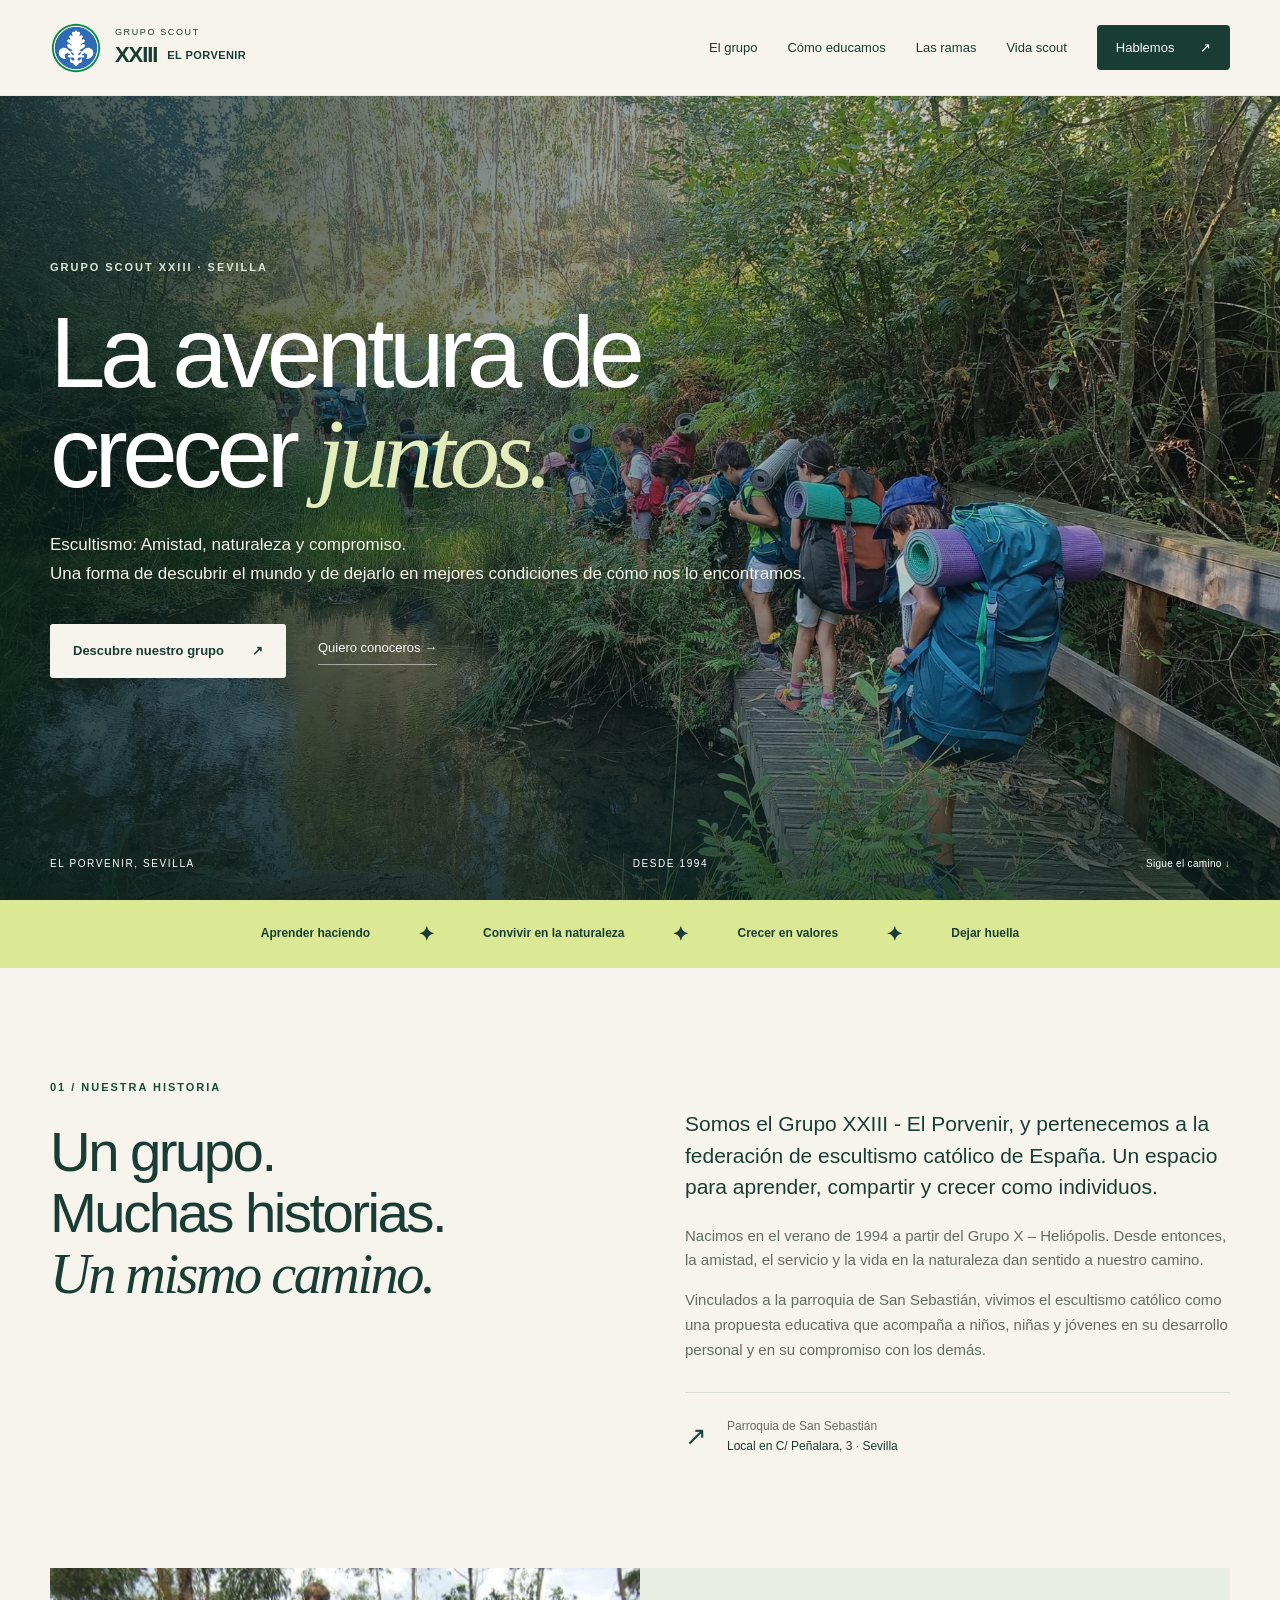
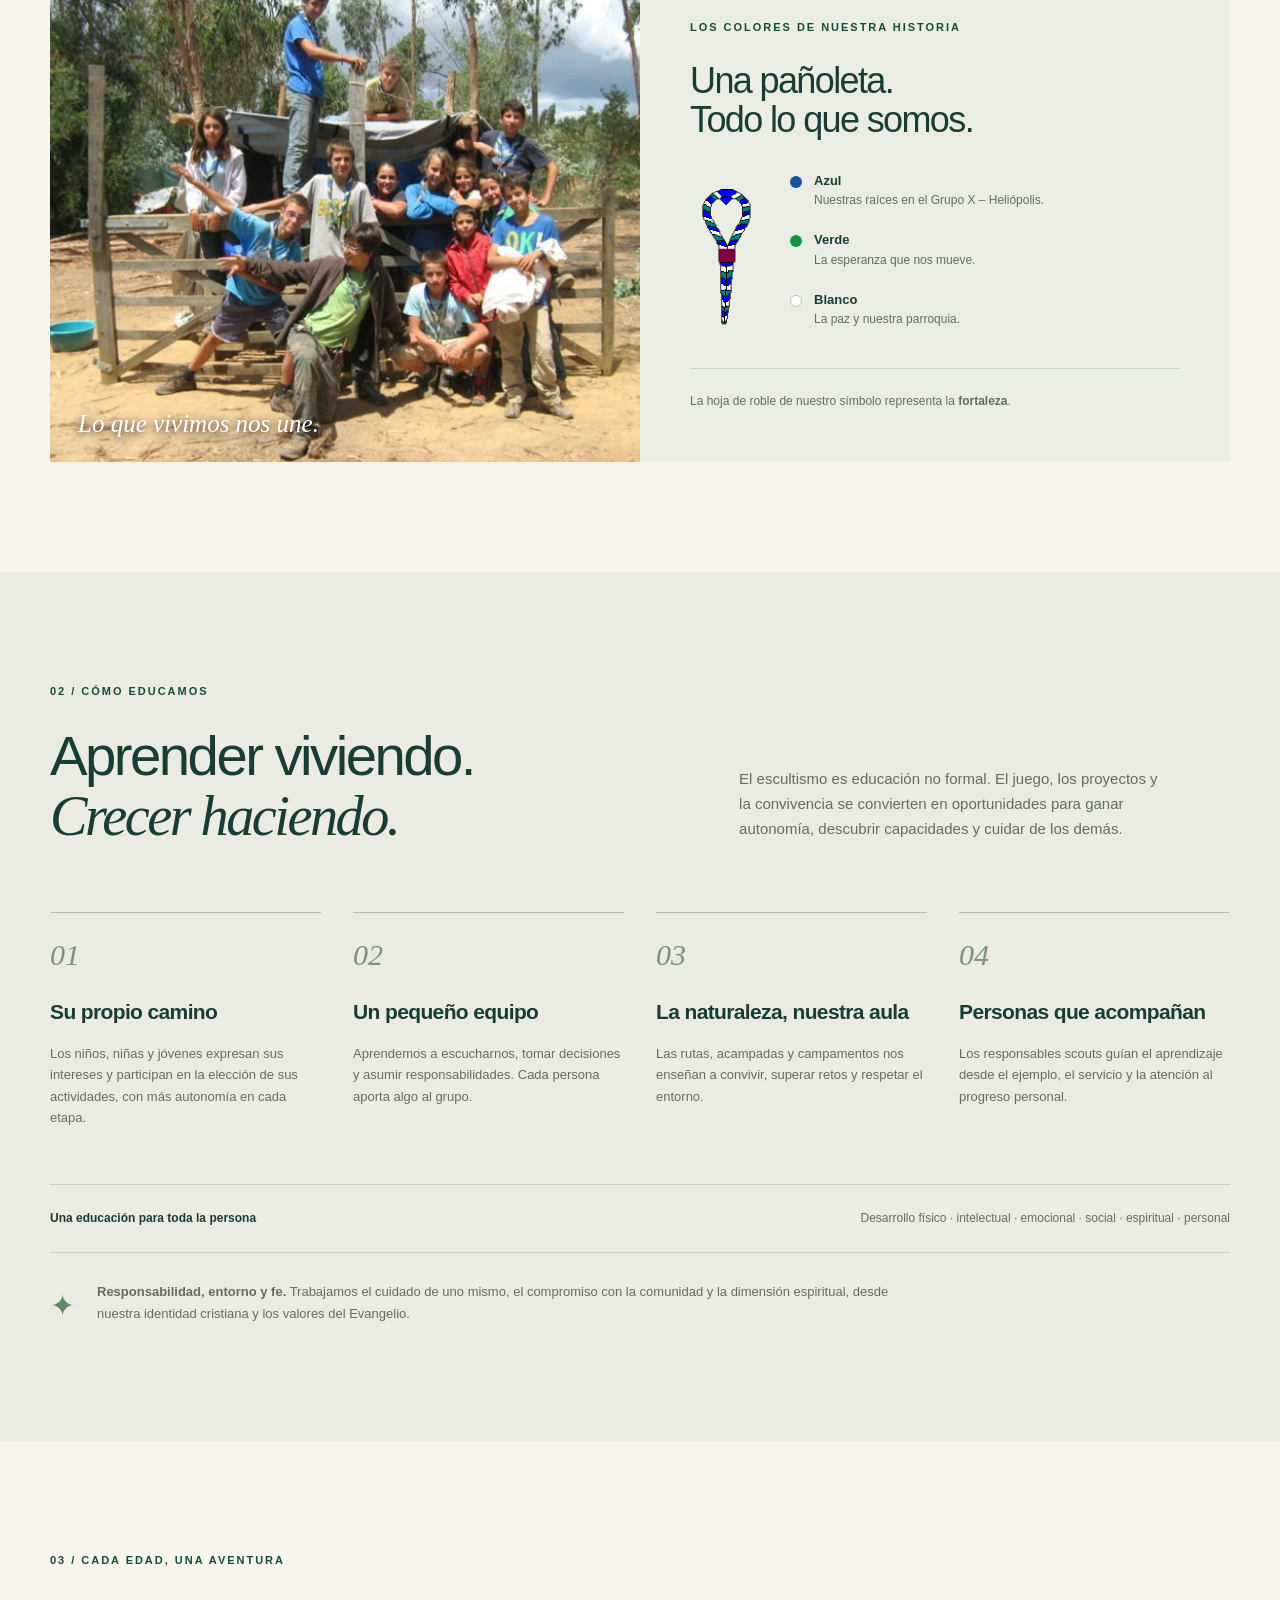
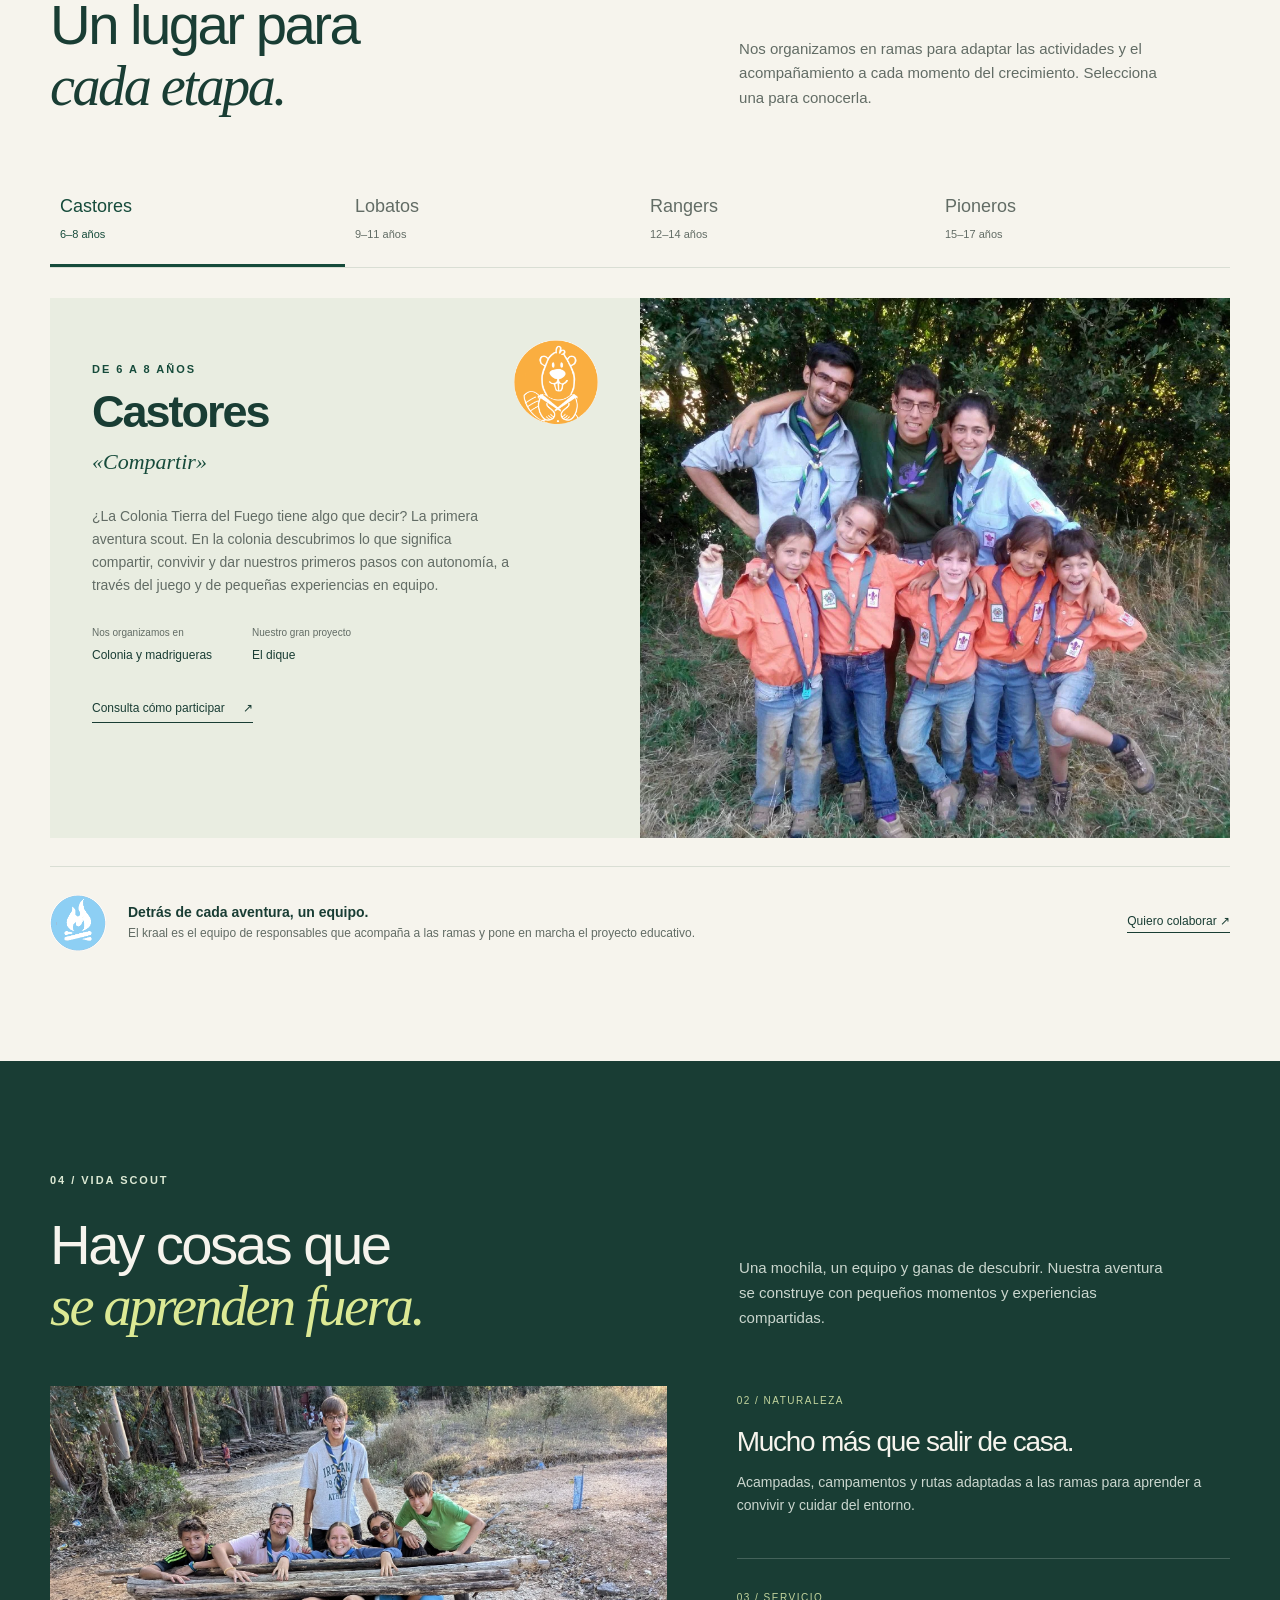
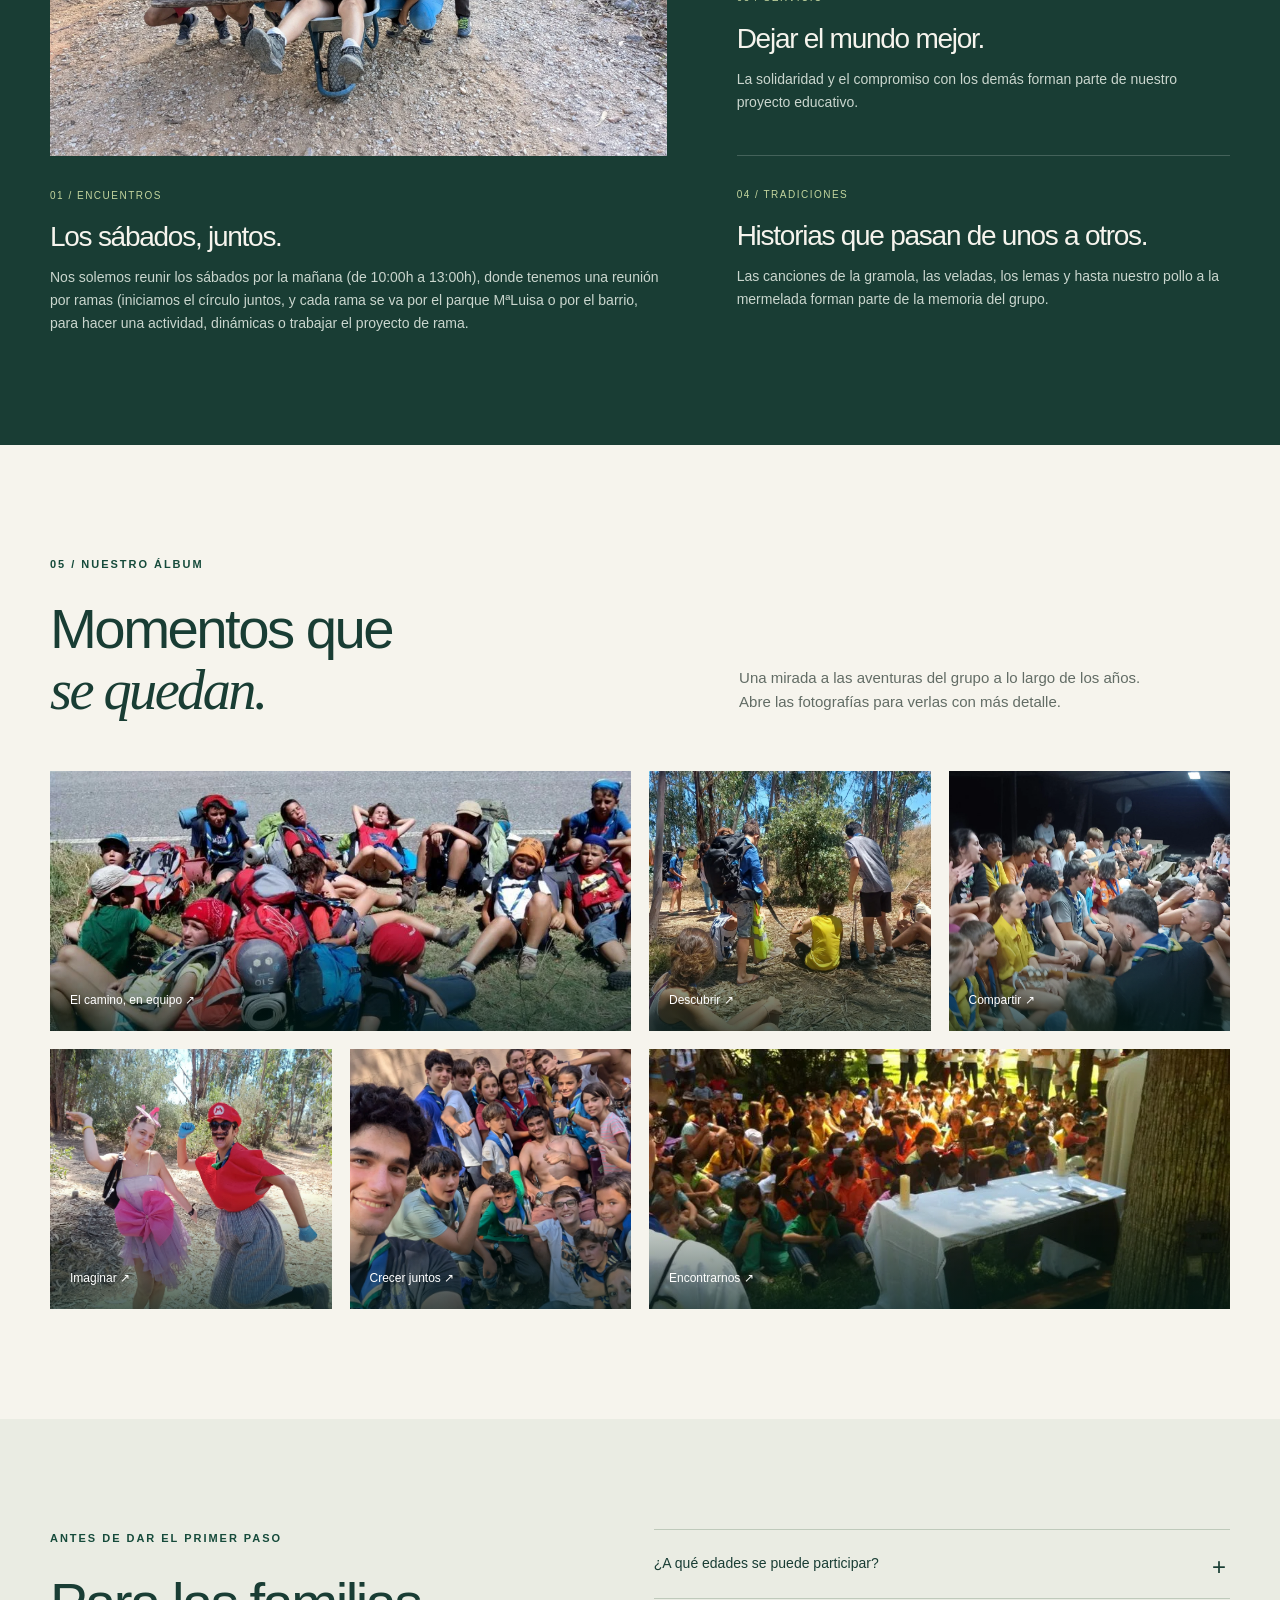
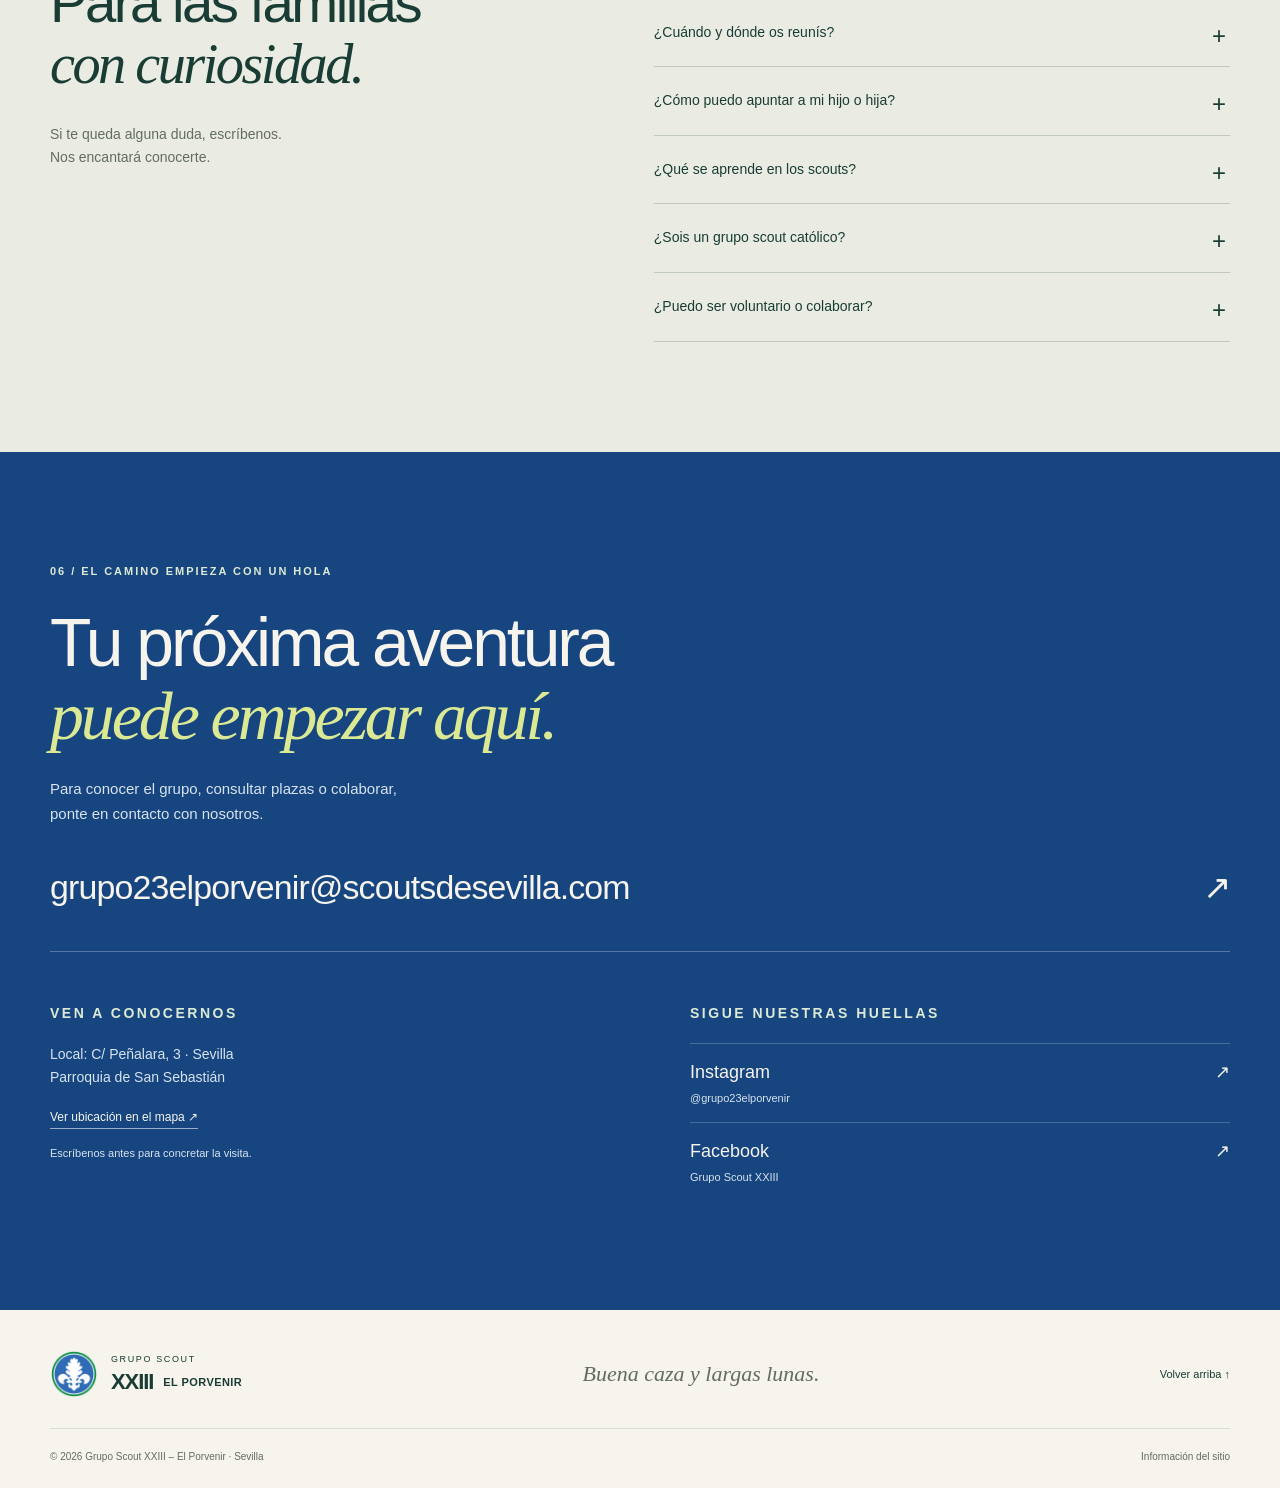
<file: index.html>
<!doctype html>
<html lang="es">
<head>
<meta charset="utf-8"><meta name="viewport" content="width=device-width, initial-scale=1">
<title>Grupo Scout XXIII · El Porvenir, Sevilla</title>
<meta name="description" content="Conoce al Grupo Scout XXIII El Porvenir, en Sevilla. Educación en valores, naturaleza y aventura para niños, niñas y jóvenes de 6 a 17 años.">
<meta name="theme-color" content="#123f35"><meta property="og:type" content="website"><meta property="og:locale" content="es_ES"><meta property="og:title" content="Grupo Scout XXIII · El Porvenir"><meta property="og:description" content="Desde 1994, creciendo juntos en Sevilla. Descubre nuestra forma de vivir el escultismo.">
<link rel="icon" type="image/webp" href="assets/logo.webp"><link rel="stylesheet" href="styles.css"><script src="script.js" defer></script>
</head>
<body>
<a class="skip" href="#contenido">Saltar al contenido</a>
<header class="header"><a class="brand" href="#inicio" aria-label="Grupo Scout XXIII, inicio"><img src="assets/logo.webp" alt="" width="52" height="52"><span>GRUPO SCOUT <strong>XXIII <span>EL PORVENIR</span></strong></span></a><button class="menu-toggle" aria-controls="navigation" aria-expanded="false" aria-label="Abrir menú"><span></span><span></span></button><nav id="navigation" aria-label="Navegación principal"><a href="#grupo">El grupo</a><a href="#metodo">Cómo educamos</a><a href="#ramas">Las ramas</a><a href="#vida">Vida scout</a><a class="nav-contact" href="#contacto">Hablemos <span aria-hidden="true">↗</span></a></nav></header>
<main id="contenido">
<section id="inicio" class="hero"><img class="hero-photo" src="assets/hero.webp" alt="Scouts recorriendo juntos un sendero junto al agua, entre árboles" width="1800" height="1350" fetchpriority="high"><div class="hero-shade"></div><div class="hero-content wrap"><p class="eyebrow light">GRUPO SCOUT XXIII · SEVILLA</p><h1>La aventura de<br>crecer <em>juntos.</em></h1><p>Escultismo: Amistad, naturaleza y compromiso.<br>Una forma de descubrir el mundo y de dejarlo en mejores condiciones de cómo nos lo encontramos.</p><div class="actions"><a class="button cream" href="#grupo">Descubre nuestro grupo <span aria-hidden="true">↗</span></a><a class="hero-link" href="#contacto">Quiero conoceros <span aria-hidden="true">→</span></a></div></div><div class="hero-foot wrap"><span>EL PORVENIR, SEVILLA</span><span>DESDE 1994</span><a href="#grupo" aria-label="Bajar a la presentación del grupo">Sigue el camino ↓</a></div></section>
<div class="ribbon"><span>Aprender haciendo</span><i aria-hidden="true">✦</i><span>Convivir en la naturaleza</span><i aria-hidden="true">✦</i><span>Crecer en valores</span><i aria-hidden="true">✦</i><span>Dejar huella</span></div>
<section class="section wrap intro" id="grupo"><div><p class="eyebrow">01 / NUESTRA HISTORIA</p><h2>Un grupo.<br>Muchas historias.<br><em>Un mismo camino.</em></h2></div><div class="intro-copy"><p class="lead">Somos el Grupo XXIII - El Porvenir, y pertenecemos a la federación de escultismo católico de España. Un espacio para aprender, compartir y crecer como individuos.</p><p>Nacimos en el verano de 1994 a partir del Grupo X – Heliópolis. Desde entonces, la amistad, el servicio y la vida en la naturaleza dan sentido a nuestro camino.</p><p>Vinculados a la parroquia de San Sebastián, vivimos el escultismo católico como una propuesta educativa que acompaña a niños, niñas y jóvenes en su desarrollo personal y en su compromiso con los demás.</p><div class="location-line"><span aria-hidden="true">↗</span><span>Parroquia de San Sebastián<br><strong>Local en C/ Peñalara, 3 · Sevilla</strong></span></div></div></section>
<section class="identity wrap"><div class="identity-photo"><img src="assets/campamento.webp" alt="Scouts en el campamento, junto a una construcción de madera" loading="lazy" width="960" height="720"><span>Lo que vivimos nos une.</span></div><div class="identity-text"><p class="eyebrow">LOS COLORES DE NUESTRA HISTORIA</p><h3>Una pañoleta.<br>Todo lo que somos.</h3><div class="scarf"><img src="assets/panoleta.webp" alt="Pañoleta del grupo, con los colores azul, verde y blanco" width="84" height="140" loading="lazy"><ul class="colors"><li><i class="blue"></i><span><strong>Azul</strong> Nuestras raíces en el Grupo X – Heliópolis.</span></li><li><i class="green"></i><span><strong>Verde</strong> La esperanza que nos mueve.</span></li><li><i class="white"></i><span><strong>Blanco</strong> La paz y nuestra parroquia.</span></li></ul></div><p class="oak">La hoja de roble de nuestro símbolo representa la <strong>fortaleza</strong>.</p></div></section>
<section class="method section" id="metodo"><div class="wrap"><div class="section-head"><div><p class="eyebrow">02 / CÓMO EDUCAMOS</p><h2>Aprender viviendo.<br><em>Crecer haciendo.</em></h2></div><p>El escultismo es educación no formal. El juego, los proyectos y la convivencia se convierten en oportunidades para ganar autonomía, descubrir capacidades y cuidar de los demás.</p></div><div class="method-grid"><article><span class="number">01</span><h3>Su propio camino</h3><p>Los niños, niñas y jóvenes expresan sus intereses y participan en la elección de sus actividades, con más autonomía en cada etapa.</p></article><article><span class="number">02</span><h3>Un pequeño equipo</h3><p>Aprendemos a escucharnos, tomar decisiones y asumir responsabilidades. Cada persona aporta algo al grupo.</p></article><article><span class="number">03</span><h3>La naturaleza, nuestra aula</h3><p>Las rutas, acampadas y campamentos nos enseñan a convivir, superar retos y respetar el entorno.</p></article><article><span class="number">04</span><h3>Personas que acompañan</h3><p>Los responsables scouts guían el aprendizaje desde el ejemplo, el servicio y la atención al progreso personal.</p></article></div><div class="growth"><strong>Una educación para toda la persona</strong><p>Desarrollo físico · intelectual · emocional · social · espiritual · personal</p></div><div class="faith"><span aria-hidden="true">✦</span><p><strong>Responsabilidad, entorno y fe.</strong> Trabajamos el cuidado de uno mismo, el compromiso con la comunidad y la dimensión espiritual, desde nuestra identidad cristiana y los valores del Evangelio.</p></div></div></section>
<section class="section wrap" id="ramas"><div class="section-head"><div><p class="eyebrow">03 / CADA EDAD, UNA AVENTURA</p><h2>Un lugar para<br><em>cada etapa.</em></h2></div><p>Nos organizamos en ramas para adaptar las actividades y el acompañamiento a cada momento del crecimiento. Selecciona una para conocerla.</p></div><div class="branch-tabs" role="tablist" aria-label="Ramas del grupo"><button id="tab-castores" role="tab" aria-selected="true" aria-controls="branch-panel" data-branch="castores">Castores <small>6–8 años</small></button><button id="tab-lobatos" role="tab" aria-selected="false" aria-controls="branch-panel" data-branch="lobatos" tabindex="-1">Lobatos <small>9–11 años</small></button><button id="tab-rangers" role="tab" aria-selected="false" aria-controls="branch-panel" data-branch="rangers" tabindex="-1">Rangers <small>12–14 años</small></button><button id="tab-pioneros" role="tab" aria-selected="false" aria-controls="branch-panel" data-branch="pioneros" tabindex="-1">Pioneros <small>15–17 años</small></button></div><div class="branch-panel" id="branch-panel" role="tabpanel" aria-labelledby="tab-castores" tabindex="0"><div class="branch-info"><img id="branch-icon" src="assets/castores.webp" width="84" height="84" alt="Insignia de Castores"><p class="eyebrow" id="branch-age">DE 6 A 8 AÑOS</p><h3 id="branch-name">Castores</h3><p class="branch-motto" id="branch-motto">«Compartir»</p><p id="branch-text">¿La Colonia Tierra del Fuego tiene algo que decir? La primera aventura scout. En la colonia descubrimos lo que significa compartir, convivir y dar nuestros primeros pasos con autonomía, a través del juego y de pequeñas experiencias en equipo.</p><dl><div><dt>Nos organizamos en</dt><dd id="branch-team">Colonia y madrigueras</dd></div><div><dt>Nuestro gran proyecto</dt><dd id="branch-project">El dique</dd></div></dl><a href="#contacto" class="text-link">Consulta cómo participar <span aria-hidden="true">↗</span></a></div><img class="branch-photo" id="branch-photo" src="assets/castores-foto.webp" alt="Castores y responsables del grupo al aire libre" loading="lazy" width="1200" height="900"></div><noscript><div class="no-js-branches"><p><strong>Lobatos (9–11 años):</strong> «Haremos lo mejor». Manada y seisenas. Su gran proyecto es la caza.</p><p><strong>Rangers (12–14 años):</strong> «Siempre listos». Tropa y patrullas. Su gran proyecto es la misión.</p><p><strong>Pioneros (15–17 años):</strong> Unidad y tripulaciones. Eligen su lema y su gran proyecto es la descubierta.</p></div></noscript><div class="kraal"><img src="assets/kraal.webp" alt="" width="56" height="56" loading="lazy"><p><strong>Detrás de cada aventura, un equipo.</strong><br>El kraal es el equipo de responsables que acompaña a las ramas y pone en marcha el proyecto educativo.</p><a href="mailto:grupo23elporvenir@scoutsdesevilla.com?subject=Colaborar%20con%20el%20Grupo%20XXIII">Quiero colaborar ↗</a></div></section>
<section class="life section" id="vida"><div class="wrap"><div class="section-head"><div><p class="eyebrow light">04 / VIDA SCOUT</p><h2>Hay cosas que<br><em>se aprenden fuera.</em></h2></div><p>Una mochila, un equipo y ganas de descubrir. Nuestra aventura se construye con pequeños momentos y experiencias compartidas.</p></div><div class="life-grid"><article class="life-main"><img src="assets/equipo.webp" alt="Scouts compartiendo tiempo en una construcción de campamento" loading="lazy" width="1800" height="1350"><div><span>01 / ENCUENTROS</span><h3>Los sábados, juntos.</h3><p>Nos solemos reunir los sábados por la mañana (de 10:00h a 13:00h), donde tenemos una reunión por ramas (iniciamos el círculo juntos, y cada rama se va por el parque MªLuisa o por el barrio, para hacer una actividad, dinámicas o trabajar el proyecto de rama.</p></div></article><div class="life-side"><article><span>02 / NATURALEZA</span><h3>Mucho más que salir de casa.</h3><p>Acampadas, campamentos y rutas adaptadas a las ramas para aprender a convivir y cuidar del entorno.</p></article><article><span>03 / SERVICIO</span><h3>Dejar el mundo mejor.</h3><p>La solidaridad y el compromiso con los demás forman parte de nuestro proyecto educativo.</p></article><article><span>04 / TRADICIONES</span><h3>Historias que pasan de unos a otros.</h3><p>Las canciones de la gramola, las veladas, los lemas y hasta nuestro pollo a la mermelada forman parte de la memoria del grupo.</p></article></div></div></div></section>
<section class="section wrap gallery-section" id="galeria"><div class="section-head"><div><p class="eyebrow">05 / NUESTRO ÁLBUM</p><h2>Momentos que<br><em>se quedan.</em></h2></div><p>Una mirada a las aventuras del grupo a lo largo de los años. Abre las fotografías para verlas con más detalle.</p></div><div class="gallery"><a href="assets/aventura.webp" data-caption="El camino se disfruta en equipo." class="gallery-item wide"><img src="assets/aventura.webp" alt="Grupo de scouts descansando con sus mochilas durante una ruta" loading="lazy" width="1200" height="900"><span>El camino, en equipo ↗</span></a><a href="assets/ruta-bosque.webp" data-caption="Convivir y descubrir en la naturaleza." class="gallery-item"><img src="assets/ruta-bosque.webp" alt="Scouts con mochilas en un entorno de bosque" loading="lazy" width="1200" height="900"><span>Descubrir ↗</span></a><a href="assets/encuentro.webp" data-caption="Tiempo para escucharnos, cantar y compartir." class="gallery-item"><img src="assets/encuentro.webp" alt="Encuentro del grupo reunido en círculo" loading="lazy" width="1200" height="900"><span>Compartir ↗</span></a><a href="assets/juego.webp" data-caption="El juego y la imaginación también educan." class="gallery-item"><img src="assets/juego.webp" alt="Participantes disfrazados durante una actividad al aire libre" loading="lazy" width="1200" height="900"><span>Imaginar ↗</span></a><a href="assets/amistad.webp" data-caption="Personas y recuerdos que nos acompañan." class="gallery-item"><img src="assets/amistad.webp" alt="Foto de varios miembros del grupo juntos" loading="lazy" width="1200" height="1600"><span>Crecer juntos ↗</span></a><a href="assets/celebracion.webp" data-caption="La fe forma parte de nuestra vida en grupo." class="gallery-item wide"><img src="assets/celebracion.webp" alt="Celebración compartida por el grupo en un espacio arbolado" loading="lazy" width="1200" height="900"><span>Encontrarnos ↗</span></a></div></section>
<section class="faq-section section"><div class="wrap faq-layout"><div><p class="eyebrow">ANTES DE DAR EL PRIMER PASO</p><h2>Para las familias<br><em>con curiosidad.</em></h2><p>Si te queda alguna duda, escríbenos.<br>Nos encantará conocerte.</p></div><div class="faq"><details><summary>¿A qué edades se puede participar?</summary><p>Nuestro proyecto se organiza en Castores (6–8 años), Lobatos (9–11), Rangers (12–14) y Pioneros (15–17). Escríbenos para consultar la incorporación a la rama correspondiente.</p></details><details><summary>¿Cuándo y dónde os reunís?</summary><p>Nos solemos reunir los sábados por la mañana (de 10:00h a 13:00h). Nuestro local está en C/ Peñalara, 3, en Sevilla, y estamos vinculados a la parroquia de San Sebastián. Contacta antes de venir para confirmar el horario y el punto de encuentro de la próxima actividad.</p></details><details><summary>¿Cómo puedo apuntar a mi hijo o hija?</summary><p>Envíanos un correo indicando la edad y tu consulta. El equipo te informará sobre plazas, incorporación y próximos pasos. La disponibilidad y las condiciones se confirman directamente con el grupo.</p></details><details><summary>¿Qué se aprende en los scouts?</summary><p>A través del juego y de proyectos adaptados a cada edad, trabajamos la autonomía, la convivencia, el servicio y el desarrollo personal. Las actividades se preparan con la participación de los propios niños, niñas y jóvenes.</p></details><details><summary>¿Sois un grupo scout católico?</summary><p>Sí. Estamos vinculados a la parroquia de San Sebastián. La fe y la dimensión espiritual forman parte de nuestra propuesta educativa, junto con el cuidado personal y el compromiso con la sociedad.</p></details><details><summary>¿Puedo ser voluntario o colaborar?</summary><p>Escríbenos un correo si estás interesado en formar parte como responsable (monitor) o de alguna otra manera. La secretaría del grupo te explicará las posibilidades de incorporación (o colabroración) y todo lo necesario.</p></details></div></div></section>
<section class="contact section" id="contacto"><div class="wrap"><p class="eyebrow light">06 / EL CAMINO EMPIEZA CON UN HOLA</p><h2>Tu próxima aventura<br><em>puede empezar aquí.</em></h2><p class="contact-intro">Para conocer el grupo, consultar plazas o colaborar,<br>ponte en contacto con nosotros.</p><a class="email" href="mailto:grupo23elporvenir@scoutsdesevilla.com">grupo23elporvenir<wbr>@scoutsdesevilla.com <span aria-hidden="true">↗</span></a><div class="contact-bottom"><div><p class="eyebrow light">VEN A CONOCERNOS</p><p>Local: C/ Peñalara, 3 · Sevilla<br>Parroquia de San Sebastián</p><a href="https://www.google.com/maps/search/?api=1&amp;query=Calle+Pe%C3%B1alara+3+Sevilla" target="_blank" rel="noopener noreferrer">Ver ubicación en el mapa ↗</a><small>Escríbenos antes para concretar la visita.</small></div><div><p class="eyebrow light">SIGUE NUESTRAS HUELLAS</p><a class="social" href="https://www.instagram.com/grupo23elporvenir/" target="_blank" rel="noopener noreferrer"><span>Instagram<small>@grupo23elporvenir</small></span><span aria-hidden="true">↗</span></a><a class="social" href="https://www.facebook.com/people/Grupo-Scout-XXIII/100064875932972/?locale=es_ES" target="_blank" rel="noopener noreferrer"><span>Facebook<small>Grupo Scout XXIII</small></span><span aria-hidden="true">↗</span></a></div></div></div></section>
</main>
<footer><div class="wrap footer-top"><a class="brand" href="#inicio"><img src="assets/logo.webp" width="48" height="48" alt=""><span>GRUPO SCOUT <strong>XXIII <span>EL PORVENIR</span></strong></span></a><p>Buena caza y largas lunas.</p><a href="#inicio">Volver arriba ↑</a></div><div class="wrap footer-bottom"><span>© <span id="year">2026</span> Grupo Scout XXIII – El Porvenir · Sevilla</span><a href="informacion.html">Información del sitio</a></div></footer>
<dialog id="lightbox" aria-label="Fotografía ampliada"><button class="close-lightbox" aria-label="Cerrar fotografía">Cerrar ×</button><img src="assets/aventura.webp" alt=""><p></p></dialog>
</body></html>
</file>
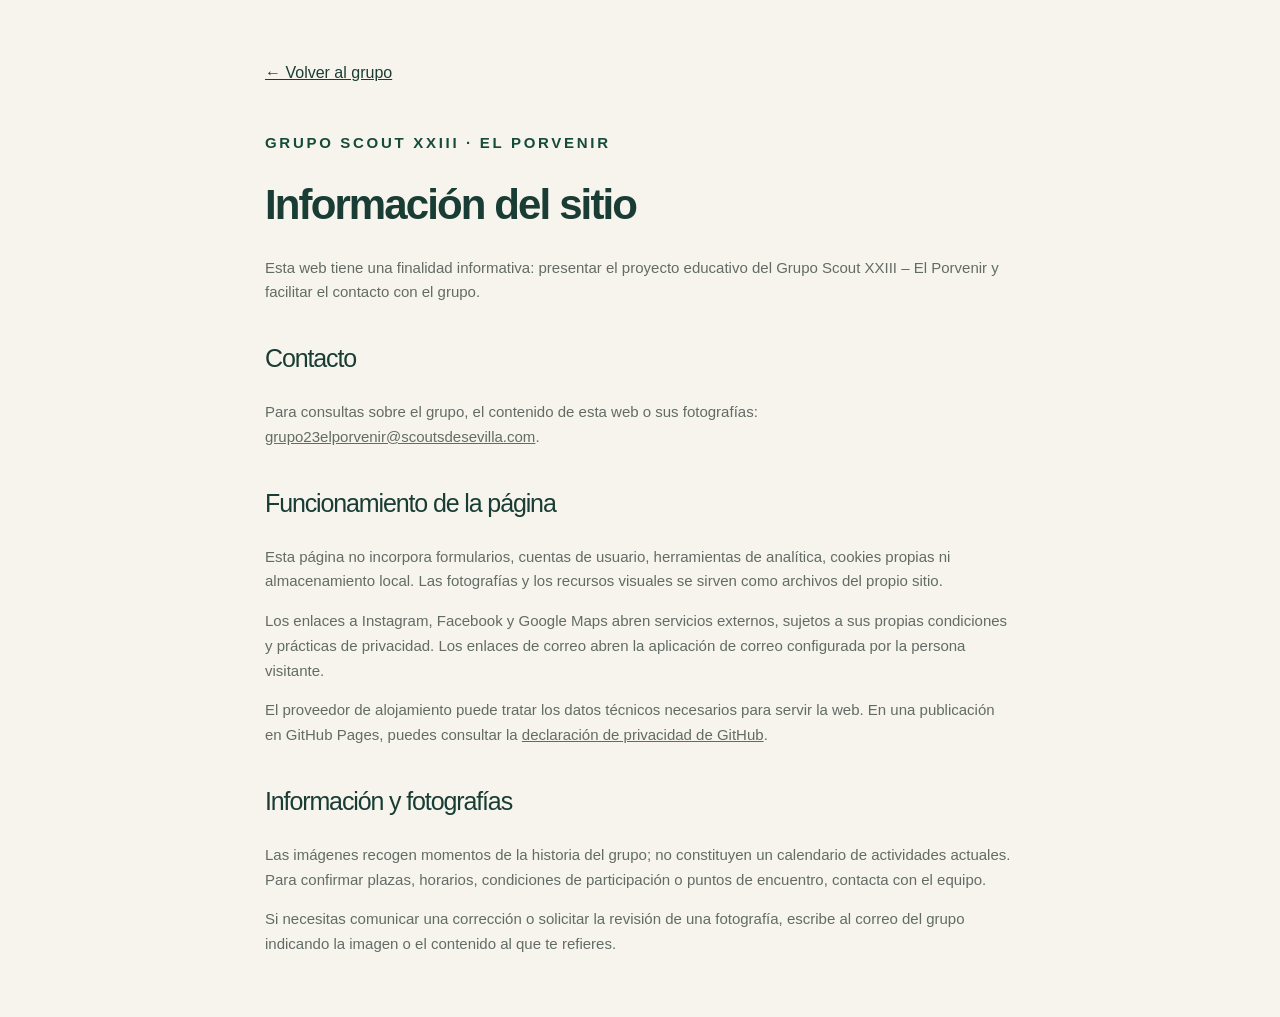
<file: informacion.html>
<!doctype html><html lang="es"><head><meta charset="utf-8"><meta name="viewport" content="width=device-width, initial-scale=1"><title>Información del sitio · Grupo Scout XXIII</title><meta name="robots" content="noindex"><link rel="stylesheet" href="styles.css"><link rel="icon" href="assets/logo.webp" type="image/webp"></head><body><main class="info-page"><a href="index.html">← Volver al grupo</a><p class="eyebrow" style="margin-top:45px">GRUPO SCOUT XXIII · EL PORVENIR</p><h1>Información del sitio</h1><p>Esta web tiene una finalidad informativa: presentar el proyecto educativo del Grupo Scout XXIII – El Porvenir y facilitar el contacto con el grupo.</p><h2>Contacto</h2><p>Para consultas sobre el grupo, el contenido de esta web o sus fotografías: <a href="mailto:grupo23elporvenir@scoutsdesevilla.com">grupo23elporvenir@scoutsdesevilla.com</a>.</p><h2>Funcionamiento de la página</h2><p>Esta página no incorpora formularios, cuentas de usuario, herramientas de analítica, cookies propias ni almacenamiento local. Las fotografías y los recursos visuales se sirven como archivos del propio sitio.</p><p>Los enlaces a Instagram, Facebook y Google Maps abren servicios externos, sujetos a sus propias condiciones y prácticas de privacidad. Los enlaces de correo abren la aplicación de correo configurada por la persona visitante.</p><p>El proveedor de alojamiento puede tratar los datos técnicos necesarios para servir la web. En una publicación en GitHub Pages, puedes consultar la <a href="https://docs.github.com/es/site-policy/privacy-policies/github-general-privacy-statement" target="_blank" rel="noopener noreferrer">declaración de privacidad de GitHub</a>.</p><h2>Información y fotografías</h2><p>Las imágenes recogen momentos de la historia del grupo; no constituyen un calendario de actividades actuales. Para confirmar plazas, horarios, condiciones de participación o puntos de encuentro, contacta con el equipo.</p><p>Si necesitas comunicar una corrección o solicitar la revisión de una fotografía, escribe al correo del grupo indicando la imagen o el contenido al que te refieres.</p></main></body></html>
</file>
<file: styles.css>
:root{--paper:#f6f4ed;--ink:#193d34;--muted:#626c65;--green:#164b3b;--line:#d9ded4;--blue:#164580;--lime:#dce994;--serif:Georgia,'Times New Roman',serif}*{box-sizing:border-box}html{scroll-behavior:smooth;scroll-padding-top:100px}body{margin:0;background:var(--paper);color:var(--ink);font-family:Arial,Helvetica,sans-serif;line-height:1.65}a{color:inherit;text-decoration:none}button{font:inherit}img{max-width:100%;display:block}h1,h2,h3,p{margin-top:0}h1,h2,h3{line-height:1.08;letter-spacing:-.045em}h2{font-size:clamp(2.4rem,4.4vw,4.6rem);font-weight:500;margin-bottom:28px}h2 em,h1 em{font-family:var(--serif);font-weight:400}h3{font-size:1.5rem}p{color:var(--muted)}a,button,summary{-webkit-tap-highlight-color:transparent}a:focus-visible,button:focus-visible,summary:focus-visible,[tabindex]:focus-visible{outline:3px solid #357dcc;outline-offset:6px}a:hover{text-decoration-thickness:1px}button{cursor:pointer}.wrap{width:min(1240px,calc(100% - 100px));margin:auto}.section{padding-top:110px;padding-bottom:110px}.eyebrow{font-size:11px;font-weight:700;letter-spacing:.18em;margin-bottom:26px;color:var(--green)}.eyebrow.light{color:#dce9d4}.header{height:96px;padding:0 50px;display:flex;align-items:center;justify-content:space-between;background:var(--paper);position:sticky;top:0;z-index:20;border-bottom:1px solid #193d3412}.brand{display:flex;align-items:center;gap:13px;line-height:1.2;flex-shrink:0}.brand>span{font-size:9px;letter-spacing:.18em}.brand strong{display:block;font-size:22px;letter-spacing:-.05em;margin-top:4px}.brand strong span{font-size:11px;letter-spacing:.04em;vertical-align:middle;margin-left:5px}.header nav{display:flex;align-items:center;gap:30px;font-size:13px}.header nav>a:hover{text-decoration:underline;text-underline-offset:5px}.nav-contact{background:var(--ink);color:white;padding:12px 19px;border-radius:4px}.nav-contact span{margin-left:22px}.menu-toggle{display:none}.skip{position:fixed;left:15px;top:-100px;z-index:50;background:white;padding:10px}.skip:focus{top:10px}.hero{min-height:690px;height:calc(100svh - 96px);max-height:940px;position:relative;color:white;display:flex;align-items:center;overflow:hidden}.hero-photo,.hero-shade{position:absolute;width:100%;height:100%;inset:0;object-fit:cover;object-position:center 56%}.hero-shade{background:linear-gradient(90deg,rgba(8,30,25,.80),rgba(8,30,25,.30) 62%,rgba(8,30,25,.08)),linear-gradient(0deg,rgba(8,30,25,.6),transparent 30%)}.hero-content{position:relative;padding-top:0;padding-bottom:60px}.hero h1{font-size:clamp(4rem,7.8vw,8rem);font-weight:500;margin:0 0 26px;line-height:1.01;letter-spacing:-.055em}.hero h1 em{color:#e3edbc}.hero-content>p:not(.eyebrow){color:#f4f3e9;font-size:17px;line-height:1.7}.actions{display:flex;align-items:center;gap:32px;margin-top:35px}.button{display:inline-flex;align-items:center;gap:28px;padding:16px 23px;font-size:13px;font-weight:600;border-radius:3px;transition:transform .2s,background .2s}.button:hover{transform:translateY(-3px);background:#e7edc5}.cream{background:var(--paper);color:var(--ink)}.hero-link{font-size:13px;border-bottom:1px solid #ffffff80;padding-bottom:5px}.hero-foot{position:absolute;bottom:28px;left:0;right:0;display:flex;justify-content:space-between;font-size:10px;letter-spacing:.16em}.hero-foot a{letter-spacing:.03em}.ribbon{background:var(--lime);min-height:68px;display:flex;align-items:center;justify-content:center;gap:48px;font-size:12px;font-weight:600}.ribbon i{font-style:normal;font-size:20px}.intro{display:grid;grid-template-columns:1fr 1fr;gap:90px;align-items:start}.intro-copy{padding-top:30px}.lead{font-size:21px;line-height:1.5;color:var(--ink)}.intro-copy>p:not(.lead){font-size:15px}.location-line{display:flex;align-items:center;gap:20px;border-top:1px solid var(--line);padding-top:22px;margin-top:30px;font-size:12px;color:var(--muted)}.location-line>span:first-child{font-size:26px;color:var(--green)}.location-line strong{font-weight:400;color:var(--ink)}.identity{display:grid;grid-template-columns:1fr 1fr;background:#e9ede4;margin-bottom:110px}.identity-photo{position:relative;min-height:470px}.identity-photo>img{width:100%;height:100%;object-fit:cover}.identity-photo>span{position:absolute;bottom:24px;left:28px;color:white;font:italic 25px var(--serif);text-shadow:0 2px 10px black}.identity-text{padding:50px}.identity-text h3{font-size:36px;font-weight:500;margin-bottom:30px}.scarf{display:flex;gap:30px;align-items:center}.scarf>img{object-fit:contain;max-height:150px;width:70px;image-rendering:auto}.colors{list-style:none;padding:0;margin:0}.colors li{display:flex;gap:12px;margin-bottom:18px;font-size:12px;color:var(--muted)}.colors strong{color:var(--ink);display:block;font-size:13px}.colors i{width:12px;height:12px;margin-top:6px;flex-shrink:0;border-radius:50%}.blue{background:#1850a0}.green{background:#149344}.white{background:white;border:1px solid #bbb}.oak{border-top:1px solid #ccd6c7;margin:20px 0 0;padding-top:23px;font-size:12px}.method{background:#eaece3}.section-head{display:grid;grid-template-columns:1.2fr 1fr;gap:100px;align-items:end;margin-bottom:50px}.section-head h2{margin-bottom:0}.section-head>p{font-size:15px;margin-bottom:6px;max-width:430px}.method-grid{display:grid;grid-template-columns:repeat(4,1fr);gap:32px;margin-top:65px}.method-grid article{border-top:1px solid #aebeb0;padding-top:25px}.number{font:italic 30px var(--serif);color:#79927a}.method-grid h3{font-size:21px;margin:25px 0 18px;letter-spacing:-.03em;line-height:1.25}.method-grid p{font-size:13px;margin:0}.growth{margin-top:55px;padding:24px 0;border-top:1px solid #c7d0c3;border-bottom:1px solid #c7d0c3;display:flex;justify-content:space-between;gap:20px;align-items:center;font-size:12px}.growth p{margin:0}.faith{display:flex;gap:22px;margin-top:28px;max-width:880px}.faith>span{font-size:30px;color:#668963}.faith p{font-size:13px;margin:0}.branch-tabs{display:grid;grid-template-columns:repeat(4,1fr);border-bottom:1px solid var(--line);margin-top:55px}.branch-tabs button{padding:20px 10px;border:0;background:transparent;color:var(--muted);border-bottom:3px solid transparent;font-size:18px;text-align:left;transition:background .2s}.branch-tabs small{font-size:11px;display:block;margin-top:4px}.branch-tabs button[aria-selected=true]{border-color:var(--green);color:var(--green)}.branch-tabs button:hover{background:#e8ece1}.branch-panel{display:grid;grid-template-columns:1fr 1fr;margin-top:30px;background:#e9ede1;min-height:540px}.branch-info{padding:42px}.branch-info>img{float:right}.branch-info>.eyebrow{padding-top:20px;margin-bottom:10px}.branch-info h3{font-size:45px;margin:0 0 8px}.branch-motto{font-family:var(--serif);font-size:22px;font-style:italic;color:var(--green);margin-bottom:24px}.branch-info>p:not(.eyebrow):not(.branch-motto){font-size:14px;max-width:420px}.branch-info dl{display:flex;gap:40px;font-size:12px;margin:28px 0}.branch-info dt{color:var(--muted);font-size:10px}.branch-info dd{margin:5px 0 0}.text-link{font-size:12px;border-bottom:1px solid;padding-bottom:7px}.text-link span{margin-left:15px}.branch-photo{width:100%;height:100%;min-height:540px;object-fit:cover}.kraal{margin-top:28px;border-top:1px solid var(--line);padding-top:28px;display:flex;align-items:center;gap:22px}.kraal p{font-size:12px;margin:0;flex:1}.kraal p strong{font-size:14px;color:var(--ink)}.kraal>a{font-size:12px;border-bottom:1px solid}.life{background:var(--ink);color:var(--paper)}.life p{color:#cad6ce}.life h2 em{color:#dce994}.life-grid{display:grid;grid-template-columns:1.25fr 1fr;gap:70px}.life-main img{width:100%;height:370px;object-fit:cover}.life article span{font-size:10px;letter-spacing:.15em;color:#c3d59e}.life-main>div{padding-top:25px}.life h3{font-weight:500;font-size:28px;margin:14px 0}.life article p{font-size:14px;margin-bottom:0}.life-side{display:flex;flex-direction:column;justify-content:space-between}.life-side article{border-top:1px solid #ffffff30;padding:24px 0}.life-side article:first-child{padding-top:0;border-top:0}.gallery{display:grid;grid-template-columns:repeat(4,1fr);grid-auto-rows:260px;gap:18px}.gallery-item{position:relative;overflow:hidden}.gallery-item.wide{grid-column:span 2}.gallery-item img{width:100%;height:100%;object-fit:cover;transition:transform .4s}.gallery-item:after{content:'';position:absolute;inset:0;background:linear-gradient(0deg,#001c19b0,transparent 45%)}.gallery-item span{position:absolute;bottom:20px;left:20px;color:white;font-size:12px;z-index:1}.gallery-item:hover img{transform:scale(1.04)}.faq-section{background:#eaece3}.faq-layout{display:grid;grid-template-columns:1fr 1.1fr;gap:80px}.faq-layout>div>p:not(.eyebrow){font-size:14px}.faq details{border-top:1px solid #bfcabb}.faq details:last-child{border-bottom:1px solid #bfcabb}.faq summary{cursor:pointer;list-style:none;font-size:14px;padding:24px 35px 24px 0;position:relative;line-height:1.4}.faq summary::-webkit-details-marker{display:none}.faq summary:after{content:'+';position:absolute;right:4px;top:20px;font-size:24px;font-weight:400}.faq details[open] summary:after{content:'−'}.faq details p{font-size:13px;margin:0;padding:0 25px 24px 0}.contact{background:#164580;color:var(--paper)}.contact h2{font-size:clamp(2.5rem,5.3vw,5.5rem);margin-bottom:24px}.contact h2 em{color:#dce994}.contact p{color:#d8e3ee}.contact-intro{font-size:15px}.email{display:block;font-size:clamp(1.05rem,2.65vw,2.5rem);letter-spacing:-.025em;line-height:1.5;border-bottom:1px solid #ffffff45;padding:20px 0 38px;overflow-wrap:anywhere}.email span{float:right}.email:hover{color:var(--lime)}.contact-bottom{display:grid;grid-template-columns:1fr 1fr;gap:100px;margin-top:50px}.contact-bottom .eyebrow{margin-bottom:18px}.contact-bottom p{font-size:14px}.contact-bottom a:not(.social){font-size:12px;border-bottom:1px solid #ffffff90;padding-bottom:4px}.contact-bottom small{display:block;font-size:11px;color:#d8e3ee;margin-top:15px}.social{display:flex;justify-content:space-between;border-top:1px solid #ffffff35;padding:14px 0;font-size:18px}.social small{font-size:11px;margin-top:2px}.social:hover{color:var(--lime)}footer{padding:40px 0 22px}.footer-top{display:flex;justify-content:space-between;align-items:center;padding-bottom:30px}.footer-top>p{font:italic 22px var(--serif);margin:0}.footer-top>a:last-child{font-size:11px}.footer-bottom{padding-top:20px;border-top:1px solid var(--line);display:flex;justify-content:space-between;font-size:10px;color:var(--muted)}dialog{background:#10231e;color:white;border:0;padding:55px 25px 18px;max-width:94vw;max-height:94svh;border-radius:4px}dialog::backdrop{background:#071b15ed}dialog img{max-height:72svh;max-width:85vw;object-fit:contain;margin:auto}dialog p{color:white;font-size:13px;text-align:center;margin:16px 0 0}.close-lightbox{position:absolute;right:20px;top:12px;background:transparent;border:1px solid #ffffff80;color:white;padding:4px 12px;font-size:13px}body.modal-open{overflow:hidden}.info-page{max-width:800px;margin:60px auto;padding:0 25px}.info-page h1{font-size:42px}.info-page h2{font-size:25px;margin-top:40px}.info-page a{text-decoration:underline}.info-page p{font-size:15px}
@media(min-width:1600px){.hero-content{width:min(1400px,calc(100% - 140px))}.hero-foot{width:min(1400px,calc(100% - 140px))}}
@media(max-width:1050px){.header{padding:0 28px}.header nav{gap:20px}.wrap{width:calc(100% - 64px)}.intro,.section-head{gap:45px}.identity-text{padding:35px}.method-grid{gap:22px}.life-grid{gap:35px}.growth{align-items:flex-start;flex-direction:column;gap:5px}.scarf{gap:15px}.gallery{grid-auto-rows:230px}.faq-layout{gap:40px}.contact-bottom{gap:60px}}
@media(max-width:760px){html{scroll-padding-top:78px}.header{height:78px;padding:0 22px}.brand img{width:43px;height:43px}.brand strong{font-size:20px}.brand strong span{font-size:9px}.brand>span{font-size:8px}.menu-toggle{display:flex;width:44px;height:44px;flex-direction:column;justify-content:center;gap:6px;border:1px solid #ccd5c9;background:none;padding:10px;border-radius:3px}.menu-toggle span{height:1px;width:22px;background:var(--ink)}.header nav{display:none;position:absolute;top:78px;left:0;right:0;padding:22px;background:var(--paper);border-bottom:1px solid var(--line);box-shadow:0 20px 20px #163d3414;flex-direction:column;align-items:stretch;gap:0}.header nav.open{display:flex}.header nav>a{padding:12px;font-size:15px}.nav-contact{margin-top:12px}.wrap{width:calc(100% - 44px)}.section{padding:70px 0}.hero{min-height:650px;height:calc(90svh - 78px);max-height:850px}.hero-photo{object-position:60% center}.hero-shade{background:linear-gradient(90deg,#081e19c9,#081e1945),linear-gradient(0deg,#081e1980,transparent 50%)}.hero h1{font-size:clamp(3.6rem,11vw,5.5rem)}.hero-content{padding-bottom:60px}.hero-content>.eyebrow{font-size:9px}.hero-content>p:not(.eyebrow){font-size:14px}.actions{align-items:flex-start;flex-direction:column;gap:22px;margin-top:26px}.button{padding:14px 20px;font-size:12px}.hero-foot{font-size:8px;letter-spacing:.08em;bottom:23px}.hero-foot>a{display:none}.ribbon{gap:16px;flex-wrap:wrap;padding:19px 22px;font-size:10px;min-height:70px;row-gap:8px}.ribbon i{font-size:12px}.ribbon i:last-of-type{display:none}.intro{grid-template-columns:1fr;gap:5px}.intro-copy{padding-top:10px}.lead{font-size:20px}.identity{grid-template-columns:1fr;margin-bottom:70px}.identity-photo{min-height:0;height:330px}.identity-text{padding:32px 26px}.identity-text h3{font-size:34px}.scarf{gap:30px}.section-head{grid-template-columns:1fr;gap:22px;margin-bottom:32px}.section-head>p{max-width:100%;font-size:14px}.method-grid{grid-template-columns:1fr 1fr;gap:32px 25px;margin-top:35px}.method-grid h3{font-size:19px;margin-top:17px}.method-grid p{font-size:12px}.growth{margin-top:35px;font-size:12px}.growth p{line-height:1.8}.branch-tabs{margin-top:30px}.branch-tabs button{font-size:13px;padding:14px 5px}.branch-tabs small{font-size:10px}.branch-panel{grid-template-columns:1fr}.branch-info{padding:28px}.branch-info h3{font-size:38px}.branch-info dl{gap:25px}.branch-photo{height:300px;min-height:0;object-position:center 38%}.kraal{align-items:flex-start;gap:16px;flex-wrap:wrap}.kraal img{width:45px;height:45px}.kraal p{flex-basis:calc(100% - 70px)}.kraal>a{margin-left:61px}.life-grid{grid-template-columns:1fr;gap:30px}.life-main img{height:290px}.life h3{font-size:25px}.life-side article:first-child{border-top:1px solid #ffffff30;padding-top:24px}.gallery{grid-template-columns:1fr 1fr;grid-auto-rows:200px;gap:12px}.gallery-item.wide{grid-column:span 2}.gallery-item span{left:12px;bottom:14px;font-size:11px}.faq-layout{grid-template-columns:1fr;gap:30px}.faq summary{font-size:14px}.contact-intro br{display:none}.contact-bottom{grid-template-columns:1fr;gap:40px;margin-top:35px}.email{font-size:clamp(1rem,4.8vw,1.7rem);padding-bottom:26px}.email span{float:none}.footer-top{flex-wrap:wrap;gap:25px}.footer-top>p{font-size:20px}.footer-top>a:last-child{margin-left:auto}.footer-bottom{gap:20px;align-items:flex-start;font-size:9px}.eyebrow{font-size:10px;margin-bottom:22px}.info-page h1{font-size:33px}}
@media(prefers-reduced-motion:reduce){html{scroll-behavior:auto}*,*:before,*:after{transition:none!important;animation:none!important}}
@media print{.header{position:static}.hero{min-height:450px;height:450px}.menu-toggle,.hero-foot,.branch-tabs,dialog{display:none}.section{padding:35px 0}a{text-decoration:underline}.wrap{width:95%}.gallery{grid-auto-rows:150px}.branch-panel{break-inside:avoid}.contact{print-color-adjust:exact}.hero{print-color-adjust:exact}}
</file>
